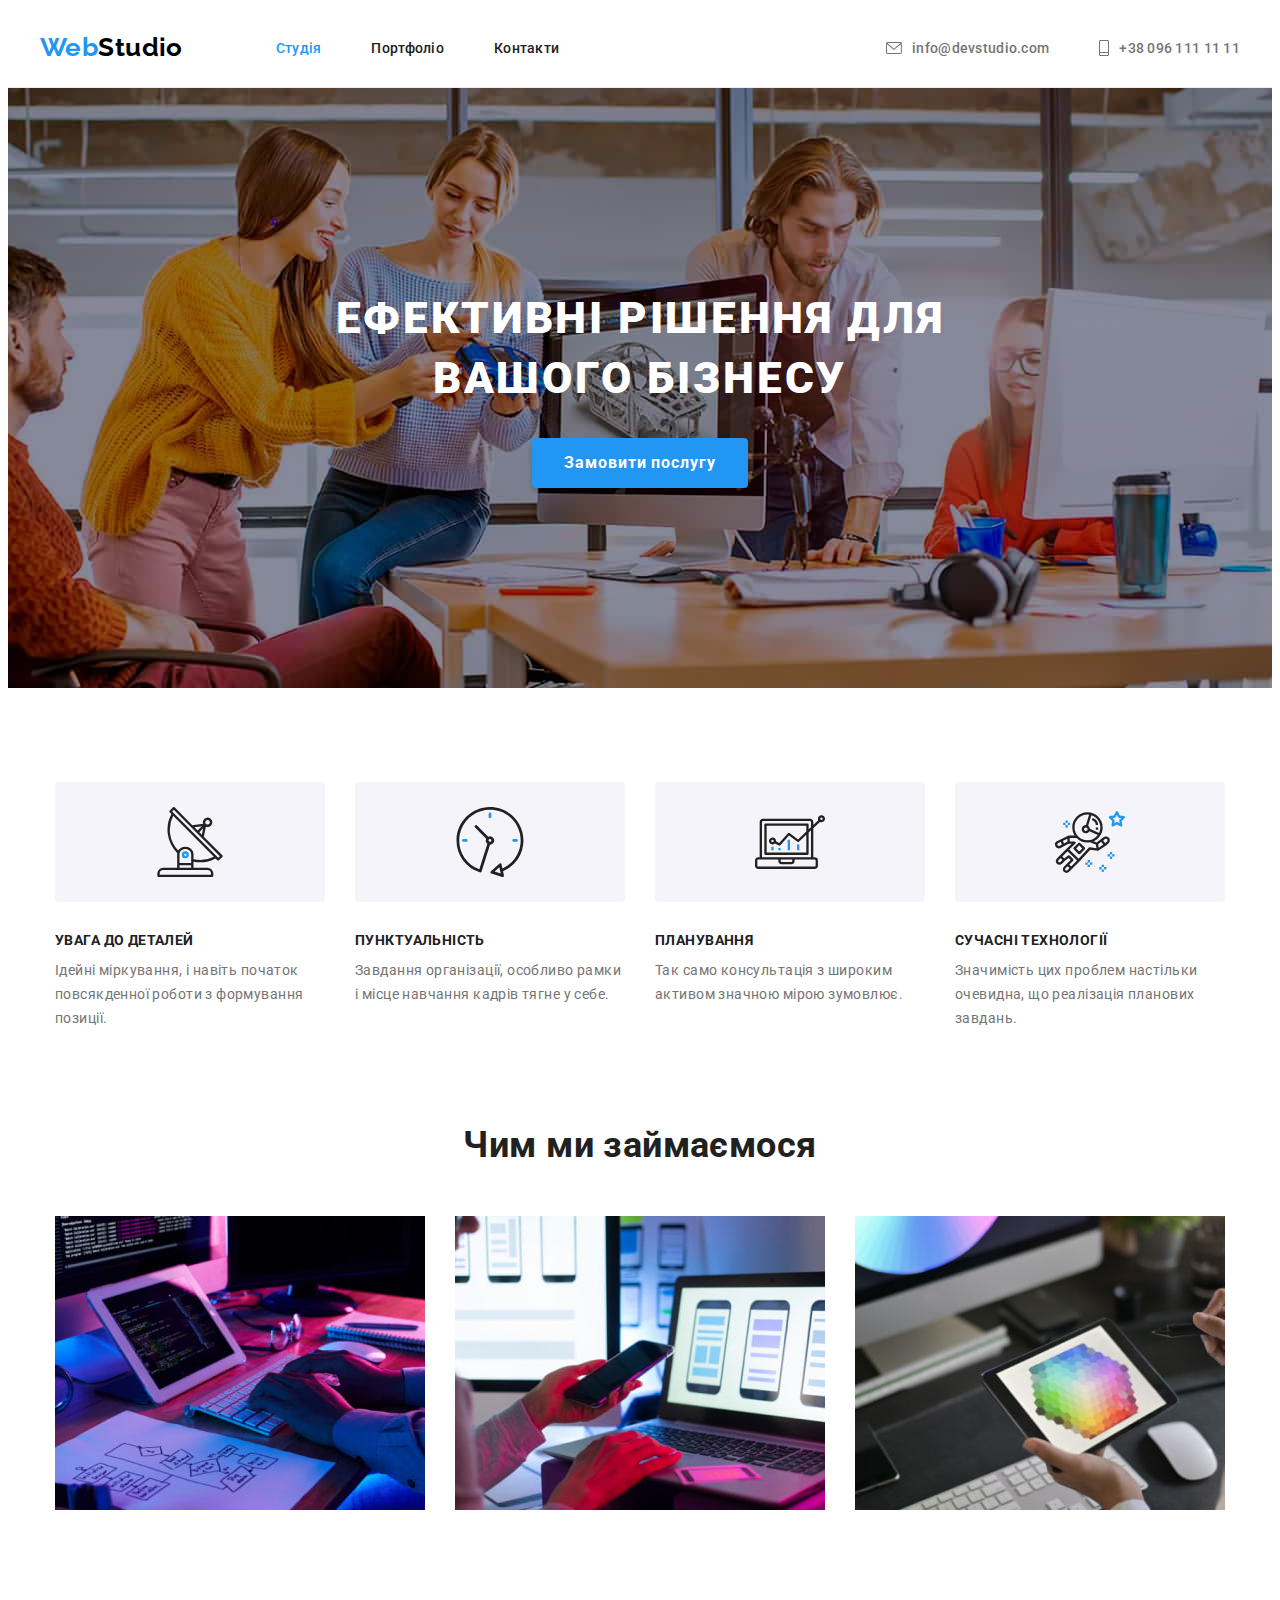
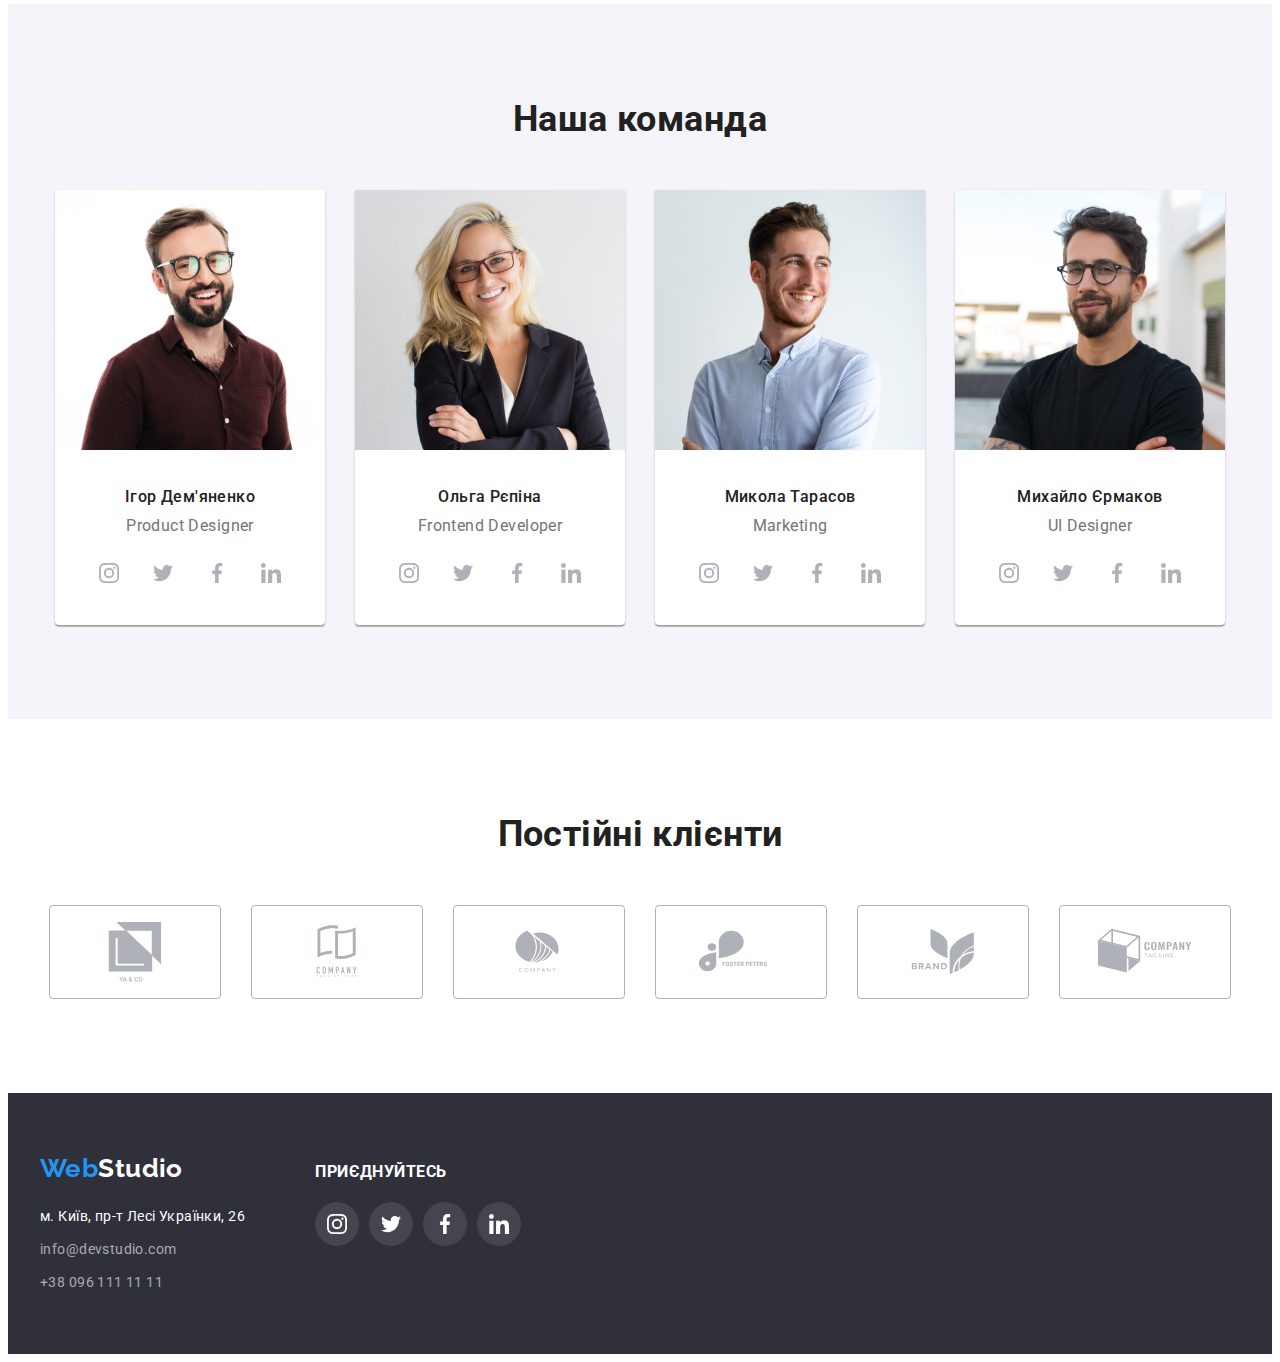
<file: index.html>
<!DOCTYPE html>
<html lang="uk">
  <head>
    <meta charset="UTF-8" />
    <meta http-equiv="X-UA-Compatible" content="IE=edge" />
    <meta name="viewport" content="width=device-width, initial-scale=1.0" />
    <!--Favicon code-->
    <link rel="apple-touch-icon" sizes="152x152" href="./images/favicon/apple-touch-icon.png" />
    <link rel="icon" type="image/png" sizes="32x32" href="./images/favicon/favicon-32x32.png" />
    <link rel="icon" type="image/png" sizes="16x16" href="./images/favicon/favicon-16x16.png" />
    <link rel="manifest" href="./images/favicon/site.webmanifest" />
    <link rel="mask-icon" href="./images/favicon/safari-pinned-tab.svg" color="#5bbad5" />
    <meta name="msapplication-TileColor" content="#da532c" />
    <meta name="theme-color" content="#ffffff" />
    <!--Fonts-->
    <link rel="preconnect" href="https://fonts.googleapis.com" />
    <link rel="preconnect" href="https://fonts.gstatic.com" crossorigin />
    <link
      href="https://fonts.googleapis.com/css2?family=Raleway:wght@700&family=Roboto:wght@400;500;700;900&display=swap"
      rel="stylesheet"
    />
    <!--Modern normalize styles-->
    <link
      rel="stylesheet"
      href="https://cdnjs.cloudflare.com/ajax/libs/modern-normalize/1.1.0/modern-normalize.min.css"
      integrity="sha512-wpPYUAdjBVSE4KJnH1VR1HeZfpl1ub8YT/NKx4PuQ5NmX2tKuGu6U/JRp5y+Y8XG2tV+wKQpNHVUX03MfMFn9Q=="
      crossorigin="anonymous"
      referrerpolicy="no-referrer"
    />
    <!--Styles-->
    <link rel="stylesheet" href="./css/styles.css" />
    <!--Title-->
    <title>WebStudio</title>
  </head>

  <body>
    <!--Header-->
    <header class="header">
      <div class="container header-container">
        <a class="logo" href="./index.html"> Web<span class="dark-text">Studio</span> </a>
        <nav class="header-navigation">
          <ul class="header-navigation-list">
            <li class="header-navigation-item">
              <a class="header-navigation-link active" href="./index.html">Студія</a>
            </li>
            <li class="header-navigation-item">
              <a class="header-navigation-link" href="./portfolio.html">Портфоліо</a>
            </li>
            <li class="header-navigation-item">
              <a class="header-navigation-link" href="#footer">Контакти</a>
            </li>
          </ul>
        </nav>
        <ul class="header-contacts">
          <li class="header-contacts-item">
            <a class="header-contacts-link" href="mailto:info@devstudio.com">
              <svg class="header-contacts-icon" width="16px" height="12px">
                <use href="./images/icons.svg#envelope"></use>
              </svg>
              <p>info@devstudio.com</p>
            </a>
          </li>
          <li class="header-contacts-item">
            <a class="header-contacts-link" href="tel:+380961111111">
              <svg class="header-contacts-icon" width="10px" height="16px">
                <use href="./images/icons.svg#phone"></use>
              </svg>
              <p>+38 096 111 11 11</p>
            </a>
          </li>
        </ul>
      </div>
    </header>

    <!--Main information-->
    <main>
      <!--Front section-->

      <section class="front">
        <div class="container front-container">
          <h1 class="front-title">Ефективні рішення для<br />вашого бізнесу</h1>
          <button class="front-btn" type="button">Замовити послугу</button>
        </div>
      </section>

      <!--Benefits-->
      <section class="benefits section">
        <div class="container">
          <h2 hidden class="benefits-title">Наші переваги</h2>
          <ul class="benefits-list">
            <li class="benefits-item">
              <div class="benefits-item-rectangle">
                <svg class="benefits-item-logo" width="70px" height="70px">
                  <use href="./images/icons.svg#antenna"></use>
                </svg>
              </div>
              <h3 class="benefits-item-title">УВАГА ДО ДЕТАЛЕЙ</h3>
              <p class="benefits-item-content">
                Ідейні міркування, і навіть початок повсякденної роботи з формування позиції.
              </p>
            </li>
            <li class="benefits-item">
              <div class="benefits-item-rectangle">
                <svg class="benefits-item-logo" width="70px" height="70px">
                  <use href="./images/icons.svg#clock"></use>
                </svg>
              </div>
              <h3 class="benefits-item-title">ПУНКТУАЛЬНІСТЬ</h3>
              <p class="benefits-item-content">
                Завдання організації, особливо рамки і місце навчання кадрів тягне у себе.
              </p>
            </li>
            <li class="benefits-item">
              <div class="benefits-item-rectangle">
                <svg class="benefits-item-logo" width="70px" height="70px">
                  <use href="./images/icons.svg#diagram"></use>
                </svg>
              </div>
              <h3 class="benefits-item-title">ПЛАНУВАННЯ</h3>
              <p class="benefits-item-content">
                Так само консультація з широким активом значною мірою зумовлює.
              </p>
            </li>
            <li class="benefits-item">
              <div class="benefits-item-rectangle">
                <svg class="benefits-item-logo" width="70px" height="70px">
                  <use href="./images/icons.svg#astronaut"></use>
                </svg>
              </div>
              <h3 class="benefits-item-title">СУЧАСНІ ТЕХНОЛОГІЇ</h3>
              <p class="benefits-item-content">
                Значимість цих проблем настільки очевидна, що реалізація планових завдань.
              </p>
            </li>
          </ul>
        </div>
      </section>

      <!--Activity-->
      <section class="activity section">
        <div class="container">
          <h2 class="activity-title section-title">Чим ми займаємося</h2>
          <ul class="activity-list">
            <li class="activity-item">
              <img
                class="activity-item-img"
                src="images/activity/img1.jpg"
                alt="Веб-розробка"
                width="370"
                height="294"
              />
            </li>
            <li class="activity-item">
              <img
                class="activity-item-img"
                src="images/activity/img2.jpg"
                alt="Розробка мобільних застосунків"
                width="370"
                height="294"
              />
            </li>
            <li class="activity-item">
              <img
                class="activity-item-img"
                src="images/activity/img3.jpg"
                alt="Оригінальні дизайнерські рішення"
                width="370"
                height="294"
              />
            </li>
          </ul>
        </div>
      </section>

      <!--Team-->
      <section class="team section">
        <div class="container">
          <h2 class="team-title section-title">Наша команда</h2>
          <ul class="team-list">
            <li class="team-member">
              <img
                class="team-member-photo"
                src="images/team/img1.jpg"
                alt="Фото Ігоря Дем'яненка"
                width="270"
                height="260"
              />
              <div class="team-member-description">
                <h3 class="team-member-name">Ігор Дем'яненко</h3>
                <p class="team-member-position" lang="en">Product Designer</p>
                <ul class="socials-list">
                  <li class="socials-item">
                    <a href="" class="socials-link">
                      <svg class="socials-logo" width="20px" height="20px">
                        <use href="./images/icons.svg#instagram"></use>
                      </svg>
                    </a>
                  </li>
                  <li class="socials-item">
                    <a href="" class="socials-link">
                      <svg class="socials-logo" width="20px" height="20px">
                        <use href="./images/icons.svg#twitter"></use>
                      </svg>
                    </a>
                  </li>
                  <li class="socials-item">
                    <a href="" class="socials-link">
                      <svg class="socials-logo" width="20px" height="20px">
                        <use href="./images/icons.svg#facebook"></use>
                      </svg>
                    </a>
                  </li>
                  <li class="socials-item">
                    <a href="" class="socials-link">
                      <svg class="socials-logo" width="20px" height="20px">
                        <use href="./images/icons.svg#linkedin"></use>
                      </svg>
                    </a>
                  </li>
                </ul>
              </div>
            </li>
            <li class="team-member">
              <img
                class="team-member-photo"
                src="images/team/img2.jpg"
                alt="Фото Ольги Рєпіної"
                width="270"
                height="260"
              />
              <div class="team-member-description">
                <h3 class="team-member-name">Ольга Рєпіна</h3>
                <p class="team-member-position" lang="en">Frontend Developer</p>
                <ul class="socials-list">
                  <li class="socials-item">
                    <a href="" class="socials-link">
                      <svg class="socials-logo" width="20px" height="20px">
                        <use href="./images/icons.svg#instagram"></use>
                      </svg>
                    </a>
                  </li>
                  <li class="socials-item">
                    <a href="" class="socials-link">
                      <svg class="socials-logo" width="20px" height="20px">
                        <use href="./images/icons.svg#twitter"></use>
                      </svg>
                    </a>
                  </li>
                  <li class="socials-item">
                    <a href="" class="socials-link">
                      <svg class="socials-logo" width="20px" height="20px">
                        <use href="./images/icons.svg#facebook"></use>
                      </svg>
                    </a>
                  </li>
                  <li class="socials-item">
                    <a href="" class="socials-link">
                      <svg class="socials-logo" width="20px" height="20px">
                        <use href="./images/icons.svg#linkedin"></use>
                      </svg>
                    </a>
                  </li>
                </ul>
              </div>
            </li>
            <li class="team-member">
              <img
                class="team-member-photo"
                src="images/team/img3.jpg"
                alt="Фото Миколи Тарасова"
                width="270"
                height="260"
              />
              <div class="team-member-description">
                <h3 class="team-member-name">Микола Тарасов</h3>
                <p class="team-member-position" lang="en">Marketing</p>
                <ul class="socials-list">
                  <li class="socials-item">
                    <a href="" class="socials-link">
                      <svg class="socials-logo" width="20px" height="20px">
                        <use href="./images/icons.svg#instagram"></use>
                      </svg>
                    </a>
                  </li>
                  <li class="socials-item">
                    <a href="" class="socials-link">
                      <svg class="socials-logo" width="20px" height="20px">
                        <use href="./images/icons.svg#twitter"></use>
                      </svg>
                    </a>
                  </li>
                  <li class="socials-item">
                    <a href="" class="socials-link">
                      <svg class="socials-logo" width="20px" height="20px">
                        <use href="./images/icons.svg#facebook"></use>
                      </svg>
                    </a>
                  </li>
                  <li class="socials-item">
                    <a href="" class="socials-link">
                      <svg class="socials-logo" width="20px" height="20px">
                        <use href="./images/icons.svg#linkedin"></use>
                      </svg>
                    </a>
                  </li>
                </ul>
              </div>
            </li>
            <li class="team-member">
              <img
                class="team-member-photo"
                src="images/team/img4.jpg"
                alt="Фото Михайла Єрмакова"
                width="270"
                height="260"
              />
              <div class="team-member-description">
                <h3 class="team-member-name">Михайло Єрмаков</h3>
                <p class="team-member-position" lang="en">UI Designer</p>
                <ul class="socials-list">
                  <li class="socials-item">
                    <a href="" class="socials-link">
                      <svg class="socials-logo" width="20px" height="20px">
                        <use href="./images/icons.svg#instagram"></use>
                      </svg>
                    </a>
                  </li>
                  <li class="socials-item">
                    <a href="" class="socials-link">
                      <svg class="socials-logo" width="20px" height="20px">
                        <use href="./images/icons.svg#twitter"></use>
                      </svg>
                    </a>
                  </li>
                  <li class="socials-item">
                    <a href="" class="socials-link">
                      <svg class="socials-logo" width="20px" height="20px">
                        <use href="./images/icons.svg#facebook"></use>
                      </svg>
                    </a>
                  </li>
                  <li class="socials-item">
                    <a href="" class="socials-link">
                      <svg class="socials-logo" width="20px" height="20px">
                        <use href="./images/icons.svg#linkedin"></use>
                      </svg>
                    </a>
                  </li>
                </ul>
              </div>
            </li>
          </ul>
        </div>
      </section>
    </main>

    <!--Clients-->
    <section class="clients section">
      <div class="container">
        <h2 class="clients-title section-title">Постійні клієнти</h2>
        <ul class="clients-list">
          <li class="clients-item">
            <a href="" class="clients-link">
              <svg class="clients-logo" width="106" height="60">
                <use href="./images/icons.svg#yaco-logo"></use>
              </svg>
            </a>
          </li>
          <li class="clients-item">
            <a href="" class="clients-link">
              <svg class="clients-logo" width="106" height="60">
                <use href="./images/icons.svg#company-logo"></use>
              </svg>
            </a>
          </li>
          <li class="clients-item">
            <a href="" class="clients-link">
              <svg class="clients-logo" width="106" height="60">
                <use href="./images/icons.svg#company-2-logo"></use>
              </svg>
            </a>
          </li>
          <li class="clients-item">
            <a href="" class="clients-link">
              <svg class="clients-logo" width="106" height="60">
                <use href="./images/icons.svg#foster-logo"></use>
              </svg>
            </a>
          </li>
          <li class="clients-item">
            <a href="" class="clients-link">
              <svg class="clients-logo" width="106" height="60">
                <use href="./images/icons.svg#brand-logo"></use>
              </svg>
            </a>
          </li>
          <li class="clients-item">
            <a href="" class="clients-link">
              <svg class="clients-logo" width="106" height="60">
                <use href="./images/icons.svg#company-3-logo"></use>
              </svg>
            </a>
          </li>
        </ul>
      </div>
    </section>

    <!--Footer-->
    <footer class="footer" id="footer">
      <div class="container footer-container">
        <div class="footer-content">
          <a class="logo footer-logo" href="./index.html">
            Web<span class="light-text">Studio</span>
          </a>
          <address class="address">
            <p class="address-physical">м. Київ, пр-т Лесі Українки, 26</p>
            <ul class="address-list">
              <li class="address-item">
                <a class="address-list-link" href="mailto:info@devstudio.com">info@devstudio.com</a>
              </li>
              <li class="address-item">
                <a class="address-list-link" href="tel:+380961111111">+38 096 111 11 11</a>
              </li>
            </ul>
          </address>
        </div>
        <div class="footer-socials">
          <h3 class="footer-socials-title">приєднуйтесь</h3>
          <ul class="socials-list">
            <li class="socials-item">
              <a href="" class="socials-link footer-socials-link">
                <svg class="socials-logo" width="20px" height="20px">
                  <use href="./images/icons.svg#instagram"></use>
                </svg>
              </a>
            </li>
            <li class="socials-item">
              <a href="" class="socials-link footer-socials-link">
                <svg class="socials-logo" width="20px" height="20px">
                  <use href="./images/icons.svg#twitter"></use>
                </svg>
              </a>
            </li>
            <li class="socials-item">
              <a href="" class="socials-link footer-socials-link">
                <svg class="socials-logo" width="20px" height="20px">
                  <use href="./images/icons.svg#facebook"></use>
                </svg>
              </a>
            </li>
            <li class="socials-item">
              <a href="" class="socials-link footer-socials-link">
                <svg class="socials-logo" width="20px" height="20px">
                  <use href="./images/icons.svg#linkedin"></use>
                </svg>
              </a>
            </li>
          </ul>
        </div>
      </div>
    </footer>
  </body>
</html>
</file>
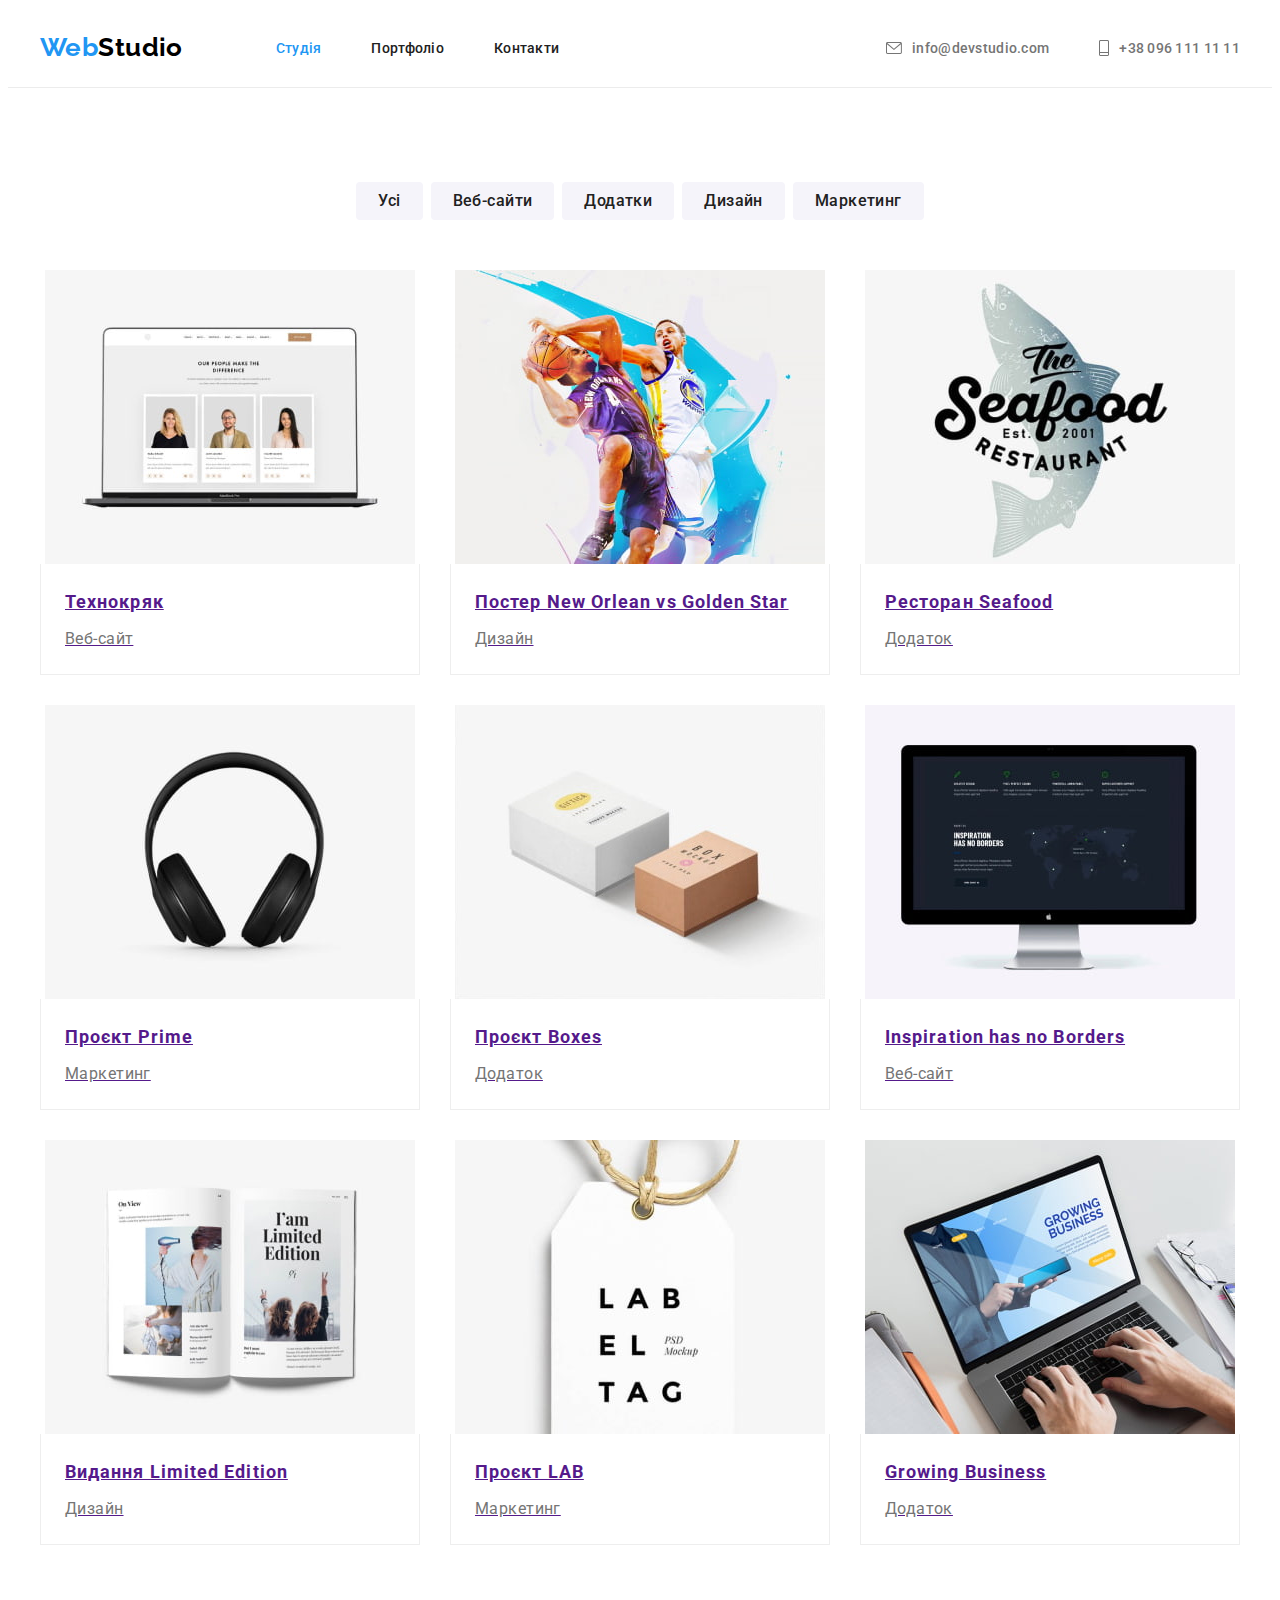
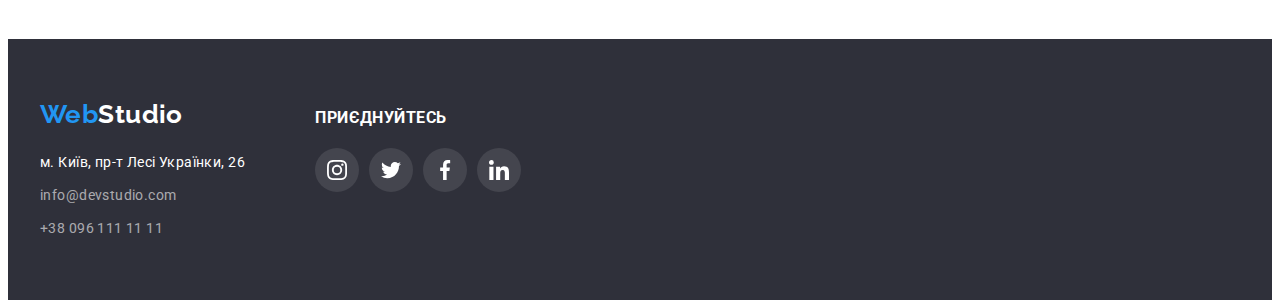
<file: portfolio.html>
<!DOCTYPE html>
<html lang="uk">
  <head>
    <meta charset="UTF-8" />
    <meta http-equiv="X-UA-Compatible" content="IE=edge" />
    <meta name="viewport" content="width=device-width, initial-scale=1.0" />
    <!--Favicon code-->
    <link rel="apple-touch-icon" sizes="152x152" href="./images/favicon/apple-touch-icon.png" />
    <link rel="icon" type="image/png" sizes="32x32" href="./images/favicon/favicon-32x32.png" />
    <link rel="icon" type="image/png" sizes="16x16" href="./images/favicon/favicon-16x16.png" />
    <link rel="manifest" href="./images/favicon/site.webmanifest" />
    <link rel="mask-icon" href="./images/favicon/safari-pinned-tab.svg" color="#5bbad5" />
    <meta name="msapplication-TileColor" content="#da532c" />
    <meta name="theme-color" content="#ffffff" />
    <!--Fonts-->
    <link rel="preconnect" href="https://fonts.googleapis.com" />
    <link rel="preconnect" href="https://fonts.gstatic.com" crossorigin />
    <link
      href="https://fonts.googleapis.com/css2?family=Raleway:wght@700&family=Roboto:wght@400;500;700;900&display=swap"
      rel="stylesheet"
    />
    <!--Modern normalize styles-->
    <link
      rel="stylesheet"
      href="https://cdnjs.cloudflare.com/ajax/libs/modern-normalize/1.1.0/modern-normalize.min.css"
      integrity="sha512-wpPYUAdjBVSE4KJnH1VR1HeZfpl1ub8YT/NKx4PuQ5NmX2tKuGu6U/JRp5y+Y8XG2tV+wKQpNHVUX03MfMFn9Q=="
      crossorigin="anonymous"
      referrerpolicy="no-referrer"
    />
    <!--Styles-->
    <link rel="stylesheet" href="./css/styles.css" />
    <!--Title-->
    <title>WebStudio</title>
  </head>

  <body>
    <!--Header-->
    <header class="header">
      <div class="container header-container">
        <a class="logo" href="./index.html"> Web<span class="dark-text">Studio</span> </a>
        <nav class="header-navigation">
          <ul class="header-navigation-list">
            <li class="header-navigation-item">
              <a class="header-navigation-link active" href="./index.html">Студія</a>
            </li>
            <li class="header-navigation-item">
              <a class="header-navigation-link" href="./portfolio.html">Портфоліо</a>
            </li>
            <li class="header-navigation-item">
              <a class="header-navigation-link" href="#footer">Контакти</a>
            </li>
          </ul>
        </nav>
        <ul class="header-contacts">
          <li class="header-contacts-item">
            <a class="header-contacts-link" href="mailto:info@devstudio.com">
              <svg class="header-contacts-icon" width="16px" height="12px">
                <use href="./images/icons.svg#envelope"></use>
              </svg>
              <p>info@devstudio.com</p>
            </a>
          </li>
          <li class="header-contacts-item">
            <a class="header-contacts-link" href="tel:+380961111111">
              <svg class="header-contacts-icon" width="10px" height="16px">
                <use href="./images/icons.svg#phone"></use>
              </svg>
              <p>+38 096 111 11 11</p>
            </a>
          </li>
        </ul>
      </div>
    </header>

    <!--Main information-->
    <main>
      <!-- Portfolio -->
      <section class="portfolio section">
        <div class="container">
          <h1 hidden class="portfolio-title">Портфоліо</h1>
          <!-- filters -->
          <h2 hidden class="filters-title">Фільтри</h2>
          <ul class="filters-list">
            <li class="filters-item">
              <button class="filters-btn" type="button">Усі</button>
            </li>
            <li class="filters-item">
              <button class="filters-btn" type="button">Веб-сайти</button>
            </li>
            <li class="filters-item">
              <button class="filters-btn" type="button">Додатки</button>
            </li>
            <li class="filters-item">
              <button class="filters-btn" type="button">Дизайн</button>
            </li>
            <li class="filters-item">
              <button class="filters-btn" type="button">Маркетинг</button>
            </li>
          </ul>

          <!-- projects -->
          <h2 hidden class="projects-title">Проекти</h2>
          <ul class="projects-grid">
            <li class="projects-grid-item">
              <a href="" class="project-link">
                <img
                  class="project-img"
                  src="./images/portfolio/img1.jpg"
                  alt="Веб-сайт «Технокряк»"
                  height="294"
                  width="370"
                />
                <div class="project-description">
                  <h3 class="project-title">Технокряк</h3>
                  <p class="project-content">Веб-сайт</p>
                </div>
              </a>
            </li>
            <li class="projects-grid-item">
              <a href="" class="project-link">
                <img
                  class="project-img"
                  src="./images/portfolio/img2.jpg"
                  alt="Постер New Orlean vs Golden Star"
                  height="294"
                  width="370"
                />
                <div class="project-description">
                  <h3 class="project-title">Постер New Orlean vs Golden Star</h3>
                  <p class="project-content">Дизайн</p>
                </div>
              </a>
            </li>
            <li class="projects-grid-item">
              <a href="" class="project-link">
                <img
                  class="project-img"
                  src="./images/portfolio/img3.jpg"
                  alt="Логотип ресторану «Seafood»"
                  height="294"
                  width="370"
                />
                <div class="project-description">
                  <h3 class="project-title">Ресторан Seafood</h3>
                  <p class="project-content">Додаток</p>
                </div>
              </a>
            </li>
            <li class="projects-grid-item">
              <a href="" class="project-link">
                <img
                  class="project-img"
                  src="./images/portfolio/img4.jpg"
                  alt="Фотографія навушників"
                  height="294"
                  width="370"
                />
                <div class="project-description">
                  <h3 class="project-title">Проєкт Prime</h3>
                  <p class="project-content">Маркетинг</p>
                </div>
              </a>
            </li>
            <li class="projects-grid-item">
              <a href="" class="project-link">
                <img
                  class="project-img"
                  src="./images/portfolio/img5.jpg"
                  alt="Дві коробки з логотипами проєкту «Boxes»"
                  height="294"
                  width="370"
                />
                <div class="project-description">
                  <h3 class="project-title">Проєкт Boxes</h3>
                  <p class="project-content">Додаток</p>
                </div>
              </a>
            </li>
            <li class="projects-grid-item">
              <a href="" class="project-link">
                <img
                  class="project-img"
                  src="./images/portfolio/img6.jpg"
                  alt="Монітор комп'ютера з запущеною сторінкою сайту «Inspiration has no Borders»"
                  height="294"
                  width="370"
                />
                <div class="project-description">
                  <h3 class="project-title" lang="en">Inspiration has no Borders</h3>
                  <p class="project-content">Веб-сайт</p>
                </div>
              </a>
            </li>
            <li class="projects-grid-item">
              <a href="" class="project-link">
                <img
                  class="project-img"
                  src="./images/portfolio/img7.jpg"
                  alt="Розгорнуті сторінки журналу «Limited Edition»"
                  height="294"
                  width="370"
                />
                <div class="project-description">
                  <h3 class="project-title">Видання Limited Edition</h3>
                  <p class="project-content">Дизайн</p>
                </div>
              </a>
            </li>
            <li class="projects-grid-item">
              <a href="" class="project-link">
                <img
                  class="project-img"
                  src="./images/portfolio/img8.jpg"
                  alt="Бирка з написом «LAB EL TAG»"
                  height="294"
                  width="370"
                />
                <div class="project-description">
                  <h3 class="project-title">Проєкт LAB</h3>
                  <p class="project-content">Маркетинг</p>
                </div>
              </a>
            </li>
            <li class="projects-grid-item">
              <a href="" class="project-link">
                <img
                  class="project-img"
                  src="./images/portfolio/img9.jpg"
                  alt="Ноутбук з запущеною стартовою сторінкою додатка «Growing Business»"
                  height="294"
                  width="370"
                />
                <div class="project-description">
                  <h3 class="project-title" lang="en">Growing Business</h3>
                  <p class="project-content">Додаток</p>
                </div>
              </a>
            </li>
          </ul>
        </div>
      </section>
    </main>

    <!--Footer-->
    <footer class="footer" id="footer">
      <div class="container footer-container">
        <div class="footer-content">
          <a class="logo footer-logo" href="./index.html">
            Web<span class="light-text">Studio</span>
          </a>
          <address class="address">
            <p class="address-physical">м. Київ, пр-т Лесі Українки, 26</p>
            <ul class="address-list">
              <li class="address-item">
                <a class="address-list-link" href="mailto:info@devstudio.com">info@devstudio.com</a>
              </li>
              <li class="address-item">
                <a class="address-list-link" href="tel:+380961111111">+38 096 111 11 11</a>
              </li>
            </ul>
          </address>
        </div>
        <div class="footer-socials">
          <h3 class="footer-socials-title">приєднуйтесь</h3>
          <ul class="socials-list">
            <li class="socials-item">
              <a href="" class="socials-link footer-socials-link">
                <svg class="socials-logo" width="20px" height="20px">
                  <use href="./images/icons.svg#instagram"></use>
                </svg>
              </a>
            </li>
            <li class="socials-item">
              <a href="" class="socials-link footer-socials-link">
                <svg class="socials-logo" width="20px" height="20px">
                  <use href="./images/icons.svg#twitter"></use>
                </svg>
              </a>
            </li>
            <li class="socials-item">
              <a href="" class="socials-link footer-socials-link">
                <svg class="socials-logo" width="20px" height="20px">
                  <use href="./images/icons.svg#facebook"></use>
                </svg>
              </a>
            </li>
            <li class="socials-item">
              <a href="" class="socials-link footer-socials-link">
                <svg class="socials-logo" width="20px" height="20px">
                  <use href="./images/icons.svg#linkedin"></use>
                </svg>
              </a>
            </li>
          </ul>
        </div>
      </div>
    </footer>
  </body>
</html>
</file>
<file: css/styles.css>
/* Main page styles */

/*fonts & colours*/
:root {
  /*fonts*/
  --main-font: 'Roboto', sans-serif;
  --secondary-font: 'Raleway', sans-serif;

  /* text colors */
  --main-text-color: #212121;
  --content--text-color: #757575;
  --selected-text-color: #2196f3;
  --light-text-color: #ffffff;
  --dark-text-color: #000000;

  /* background colors */
  --main-bg-color: #2f303a;
  --secondary-bg-color: #f5f4fa;
  --card--bg-main-color: #ffffff;
  --button-bg-main-color: #2196f3;
  --button-bg-secondary-color: #f5f4fa;

  /* border colors */
  --main-border-color: #eeeeee;

  /* icon colors*/
  --main-icon-color: #afb1b8;
  --secondary-icon-color: #ffffff;
  --icon-bg-footer-color: rgba(255, 255, 255, 0.1);
}

/*main text style*/
body {
  font-family: var(--main-font);
  font-size: 14px;
  line-height: calc(24 / 14);
  letter-spacing: 0.03em;

  color: var(--main-text-color);
}

/*link general style settings*/
.logo,
.header-navigation-link,
.header-contacts-link,
.address-list-link {
  text-decoration: inherit;
  color: inherit;
}

.header-navigation-link:hover,
.header-contacts-link:hover,
.address-list-link:hover,
.header-navigation-link:focus,
.header-contacts-link:focus,
.address-list-link:focus {
  color: var(--selected-text-color);
}

/*button general style settings*/
.front-btn,
.filters-btn {
  font-family: inherit;
  border: none;
  cursor: pointer;
}

/*list style reset*/
.header-navigation-list,
.header-contacts,
.benefits-list,
.activity-list,
.team-list,
.address-list,
.filters-list,
.projects-grid,
.socials-list,
.clients-list {
  list-style-type: none;
  text-indent: 0;
  margin: 0;
  padding: 0;
}

/*text margins reset*/
h1,
h2,
h3,
h4,
h5,
h6,
p {
  margin: 0;
}

/*common clases*/
.container {
  width: 1200px;
  margin-left: auto;
  margin-right: auto;
  padding-left: 15px;
  padding-right: 15px;
}

.section {
  padding-top: 94px;
  padding-bottom: 94px;
}

/* .activity-title,
.team-title  */

.section-title {
  font-weight: 700;
  font-size: 36px;
  line-height: calc(42 / 36);
  text-align: center;
  margin-bottom: 50px;
}

/* Header */
.header {
  border-bottom: 1px solid #ececec;
  padding-top: 24px;
  padding-bottom: 24px;
}

.header-container {
  display: flex;
  align-items: center;
}

.logo {
  font-family: var(--secondary-font);
  font-weight: 700;
  font-size: 26px;
  line-height: calc(31 / 26);
  color: var(--selected-text-color);
  margin-right: 93px;
}

.dark-text {
  color: var(--dark-text-color);
}

.header-navigation {
  margin-right: auto;
}

.header-navigation-list,
.header-contacts {
  display: flex;
}

.header-navigation-item:not(:last-child),
.header-contacts-item:not(:last-child) {
  margin-right: 50px;
}

.header-navigation-link,
.header-contacts-link {
  font-weight: 500;
  line-height: calc(16 / 14);
  letter-spacing: 0.02em;
}

.header-contacts-link {
  color: var(--content--text-color);
  display: flex;
  gap: 10px;
  align-items: center;
}

.header-contacts-icon {
  fill: currentColor;
}

/* Front section */
.front {
  background-color: var(--main-bg-color);
  padding-top: 200px;
  padding-bottom: 200px;
  background-image: url(../images/front/background.jpg);
  background-repeat: no-repeat;
  background-position: left calc(50%) top;
}

.front-title {
  font-weight: 900;
  font-size: 44px;
  line-height: calc(60 / 44);
  text-align: center;
  letter-spacing: 0.06em;
  text-transform: uppercase;
  color: var(--light-text-color);
  margin-bottom: 30px;
}

.front-btn {
  display: block;
  margin-left: auto;
  margin-right: auto;

  background-color: var(--button-bg-main-color);
  box-shadow: 0px 4px 4px rgba(0, 0, 0, 0.15);
  border-radius: 4px;

  font-weight: 700;
  font-size: 16px;
  line-height: calc(30 / 16);
  display: flex;
  align-items: center;
  text-align: center;
  letter-spacing: 0.06em;
  color: var(--light-text-color);

  padding-left: 32px;
  padding-right: 32px;
  padding-top: 10px;
  padding-bottom: 10px;
}

/* Benefits */
.benefits-list {
  display: flex;
  justify-content: center;
}

.benefits-item {
  flex-basis: 270px;
}

.benefits-item:not(:last-child) {
  margin-right: 30px;
}

.benefits-item-rectangle {
  height: 120px;

  display: flex;
  justify-content: center;
  align-items: center;

  background-color: var(--secondary-bg-color);
  border-radius: 4px;

  margin-bottom: 30px;
}

/* .benefits-item-logo {
  width: 70px;
  height: 70px;
} */

.benefits-item-title {
  font-weight: 700;
  font-size: inherit;
  line-height: calc(16 / 14);
  text-transform: uppercase;
  margin-bottom: 10px;
}

.benefits-item-content {
  line-height: calc(24 / 14);
  color: var(--content--text-color);
}

/* Activity */
.activity {
  padding-top: 0;
}

.activity-list {
  display: flex;
  justify-content: center;
}

.activity-item-img {
  display: block;
}

.activity-item:not(:last-child) {
  margin-right: 30px;
}

/* Team */
.team {
  background-color: var(--secondary-bg-color);
}

.team-list {
  display: flex;
  justify-content: center;
}

.team-member {
  box-shadow: 0px 1px 3px rgba(0, 0, 0, 0.12), 0px 1px 1px rgba(0, 0, 0, 0.14),
    0px 2px 1px rgba(0, 0, 0, 0.2);
  border-radius: 0px 0px 4px 4px;
  background-color: var(--card--bg-main-color);
}

.team-member:not(:last-child) {
  margin-right: 30px;
}

.team-member-description {
  padding-top: 30px;
  padding-bottom: 30px;
}

.team-member-name,
.team-member-position {
  font-size: 16px;
  line-height: calc(19 / 16);
  text-align: center;
}

.team-member-name {
  font-weight: 500;
  margin-bottom: 10px;
}

.team-member-position {
  color: var(--content--text-color);
  margin-bottom: 16px;
}

/* social network's links*/
.socials-list {
  display: flex;
  gap: 10px;
  justify-content: center;
}

.socials-link {
  height: 44px;
  width: 44px;

  display: flex;
  justify-content: center;
  align-items: center;

  color: var(--main-icon-color);
  background-color: var(--card--bg-main-color);
  border-radius: 50%;
}

.socials-link:hover,
.socials-link:focus {
  color: var(--secondary-icon-color);
  background-color: var(--selected-text-color);
}

.socials-logo {
  fill: currentColor;
}

/* Clients */
.clients-list {
  display: flex;
  gap: 30px;
  justify-content: center;
}

.clients-link {
  display: flex;
  justify-content: center;
  align-items: center;

  width: 170px;
  height: 92px;

  color: var(--main-icon-color);
  border: 1px solid var(--main-icon-color);
  border-radius: 4px;
}

.clients-link:hover,
.clients-link:focus {
  color: var(--selected-text-color);
  border-color: var(--selected-text-color);
}

.clients-logo {
  fill: currentColor;
}

/* Footer */
.footer {
  background-color: var(--main-bg-color);
  padding-top: 60px;
  padding-bottom: 60px;
}

.footer-container {
  display: flex;
  align-items: baseline;
  gap: 70px;
}

.footer-logo {
  display: block;
  margin-bottom: 20px;
  margin-right: 0;
}

.light-text {
  color: var(--light-text-color);
}

.address {
  font-style: inherit;
}

.address-physical {
  line-height: calc(24 / 14);
  color: var(--light-text-color);
  margin-bottom: 9px;
}

.address-item:not(:last-child) {
  margin-bottom: 9px;
}

.address-list-link {
  line-height: calc(24 / 14);
  color: rgba(255, 255, 255, 0.6);
}

.footer-socials-title {
  /* font-family: 'Roboto';
  font-style: normal; */
  /* font-weight: 700; */
  /* font-size: 14px; */
  line-height: calc(16 / 14);
  letter-spacing: 0.03em;
  text-transform: uppercase;

  color: var(--light-text-color);

  margin-bottom: 20px;
}

/* social network's links*/
.footer-socials-link {
  color: var(--secondary-icon-color);
  background-color: var(--icon-bg-footer-color);
}

/* Portfolio page */
.filters-list {
  display: flex;
  justify-content: center;
  gap: 8px;
  margin-bottom: 50px;
}

.filters-btn {
  background-color: var(--button-bg-secondary-color);
  border-radius: 4px;
  padding-left: 22px;
  padding-right: 22px;
  padding-top: 6px;
  padding-bottom: 6px;

  font-weight: 500;
  font-size: 16px;
  line-height: calc(26 / 16);
  text-align: center;
  letter-spacing: inherit;
  color: inherit;
}

.filters-btn:hover,
.filters-btn:focus {
  background-color: var(--button-bg-main-color);
  color: var(--light-text-color);

  box-shadow: 0px 3px 1px rgba(0, 0, 0, 0.1), 0px 1px 2px rgba(0, 0, 0, 0.08),
    0px 2px 2px rgba(0, 0, 0, 0.12);
}

.projects-grid {
  display: flex;
  flex-wrap: wrap;
  row-gap: 30px;
  column-gap: 30px;
}

.projects-grid-item {
  flex-basis: calc((100% - 60px) / 3);
}

.project-link {
  display: block;
}

.project-link:hover,
.project-link:focus {
  box-shadow: 0px 1px 1px rgba(0, 0, 0, 0.12), 0px 4px 4px rgba(0, 0, 0, 0.06),
    1px 4px 6px rgba(0, 0, 0, 0.16);
}

.project-img {
  display: block;
  margin-left: auto;
  margin-right: auto;
}

.project-description {
  padding-top: 20px;
  padding-bottom: 20px;
  padding-left: 24px;
  padding-right: 24px;

  border-left: 1px solid var(--main-border-color);
  border-right: 1px solid var(--main-border-color);
  border-bottom: 1px solid var(--main-border-color);
}

.project-title {
  font-weight: 700;
  font-size: 18px;
  line-height: calc(36 / 18);
  letter-spacing: 0.06em;
  margin-bottom: 4px;
}

.project-content {
  font-size: 16px;
  line-height: calc(30 / 16);
  color: var(--content--text-color);
}

/* Active page styling */
.active {
  color: var(--selected-text-color);
}
</file>
